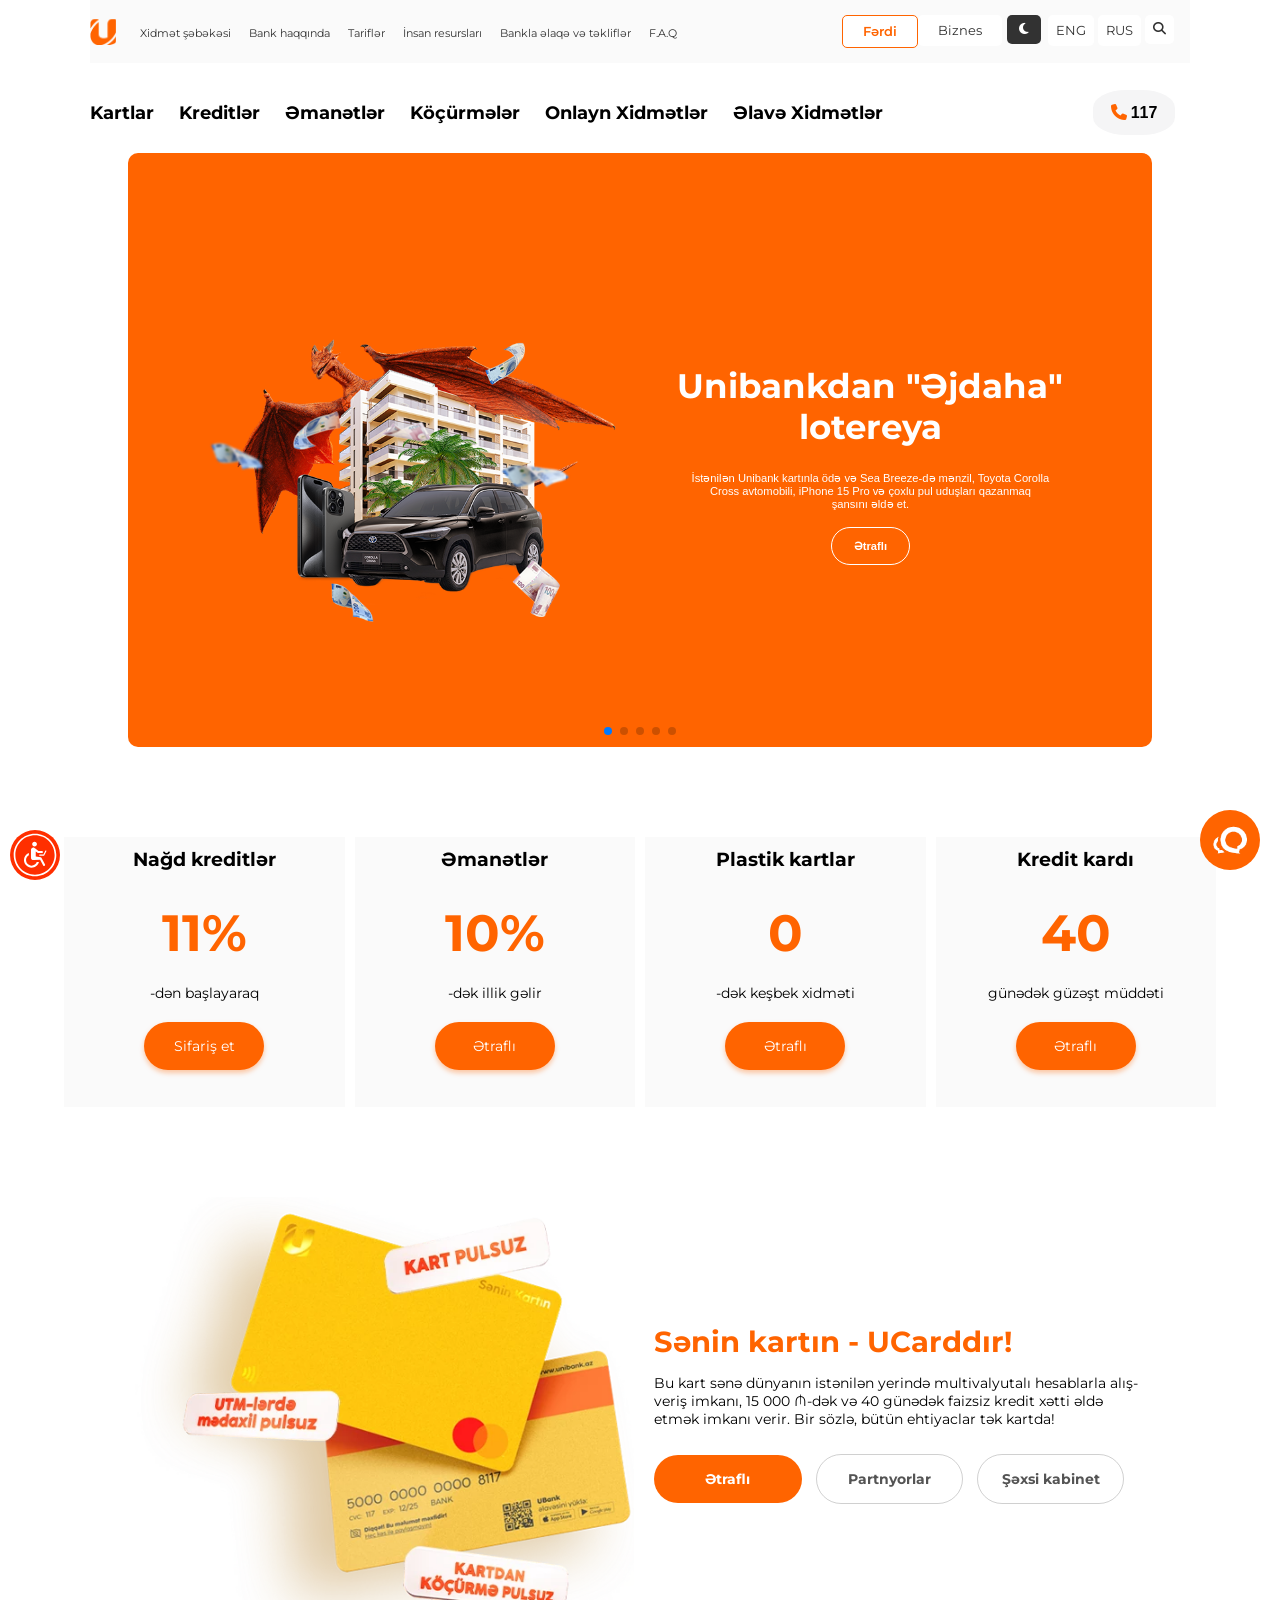
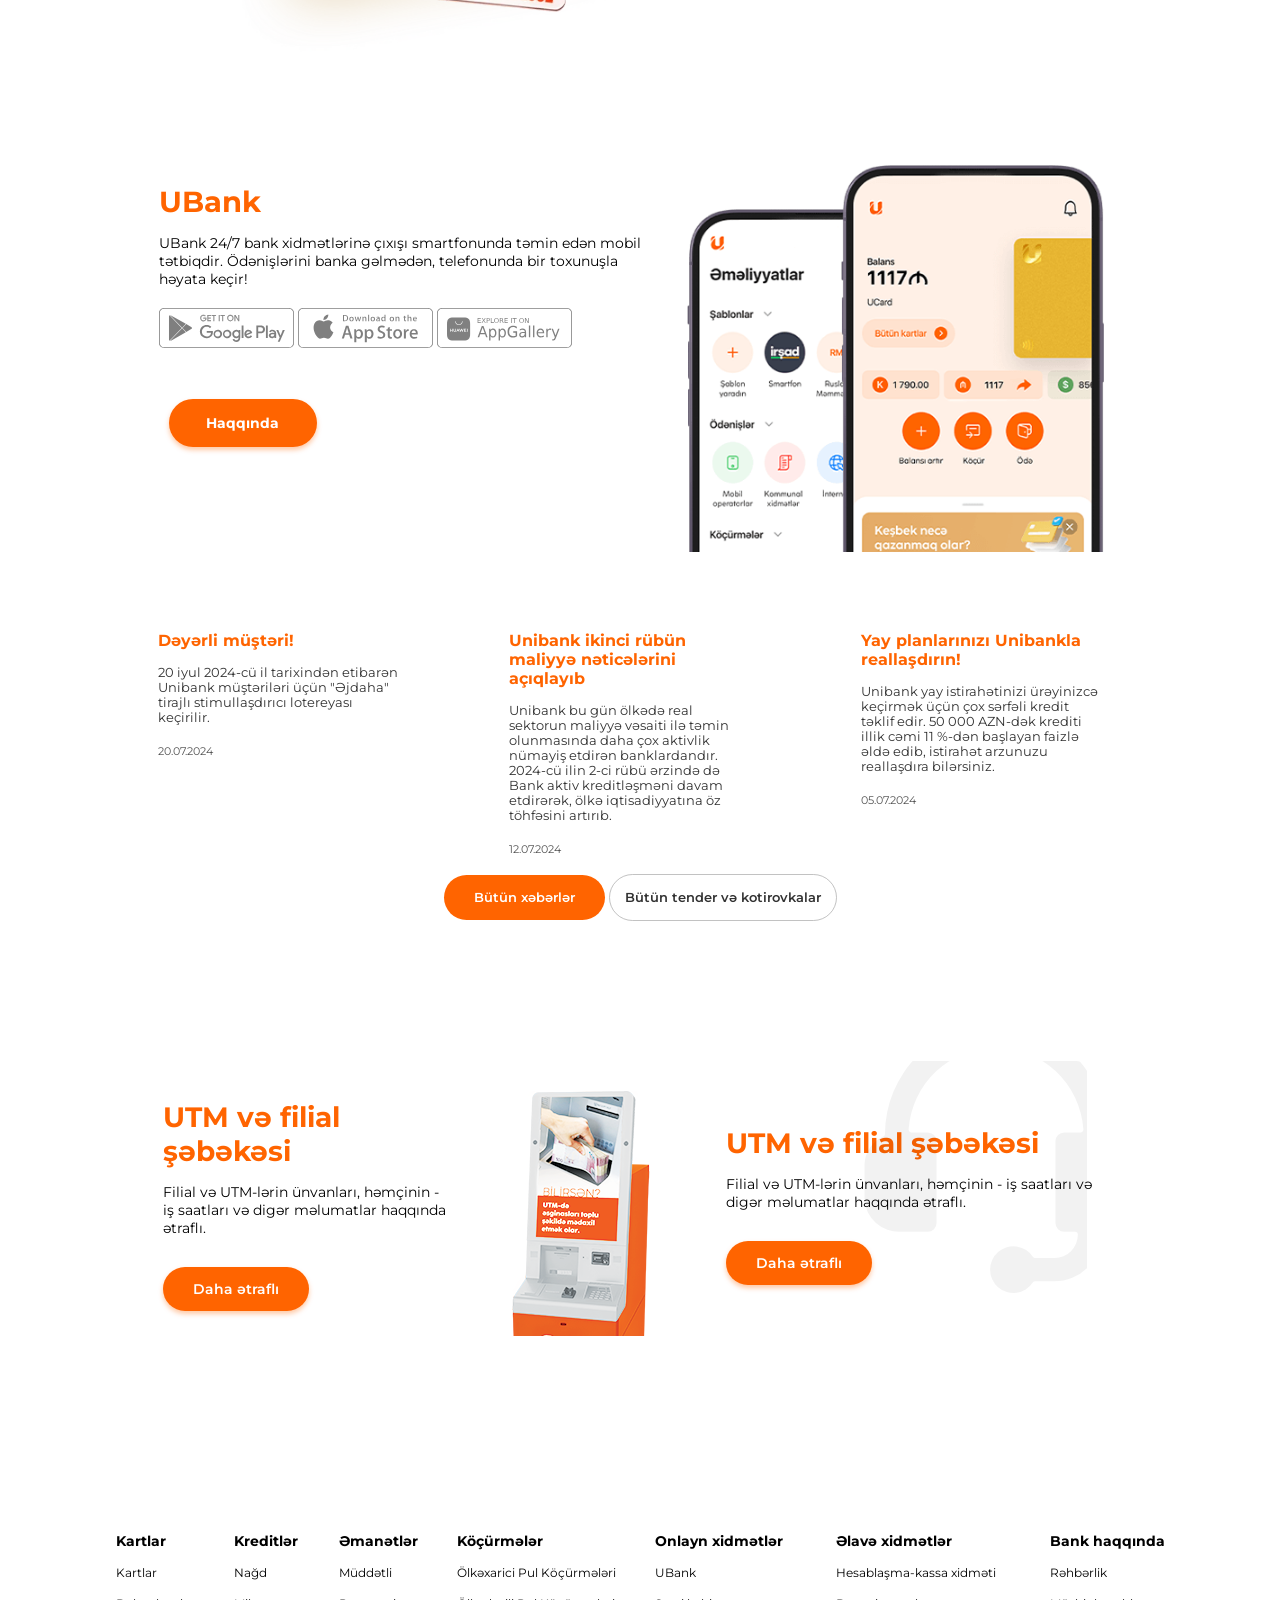
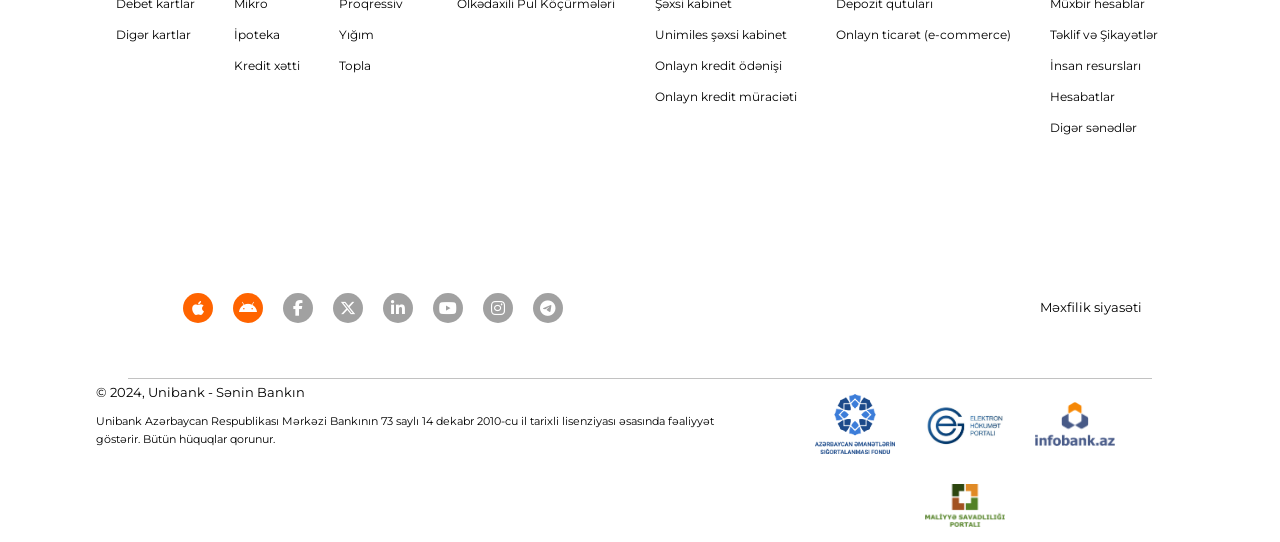
<file: index.htm>
<!DOCTYPE html>
<html lang="en">
<head>
    <meta charset="UTF-8" />
    <meta name="viewport" content="width=device-width, initial-scale=1.0" />
    <link rel="stylesheet" href="css/reset.css" />
    <link rel="stylesheet" href="https://cdnjs.cloudflare.com/ajax/libs/font-awesome/6.6.0/css/all.min.css" integrity="sha512-Kc323vGBEqzTmouAECnVceyQqyqdsSiqLQISBL29aUW4U/M7pSPA/gEUZQqv1cwx4OnYxTxve5UMg5GT6L4JJg==" crossorigin="anonymous" referrerpolicy="no-referrer" />
    <link rel="stylesheet" href="css/font.css" />
    <link rel="shortcut icon" href="/img/favicon-32x32.png" type="image/x-icon">
    <!-- Link Swiper's CSS -->
    <link rel="stylesheet" href="https://cdn.jsdelivr.net/npm/swiper@11/swiper-bundle.min.css" />
    <link rel="stylesheet" href="css/style.css" />
    <title>Unibank</title>
</head>
<body>
    <header>
        <nav>
            <div class="header-top">
                <div class="top-left">
                    <a href="" id="ferdi">Fərdi</a>
                    <a href="">Biznes</a>
                </div>
                <div class="top-right">
                    <select>
                        <option>AZ</option>
                        <option>En</option>
                        <option>Ru</option>
                    </select>
                    <i class="fa-solid fa-magnifying-glass"></i>
                </div>
            </div>
            <div class="header-main">
                <a class="fa-solid fa-bars burger" onclick="BurgerMenu()"></a>
                <i class="fa-solid fa-x fax" onclick="BurgerMenu()"></i>
                <div class="logo"></div>
                <div class="call">
                    <i class="fa-solid fa-phone"></i> <span id="tel">117</span>
                </div>
            </div>
            <div class="header-desktop">
                <div class="header-top-desktop">
                    <div class="logo"></div>
                    <ul id="menu">
                        <li><a href="#">Xidmət şəbəkəsi</a></li>
                        <li><a href="#">Bank haqqında</a></li>
                        <li><a href="#">Tariflər</a></li>
                        <li><a href="#">İnsan resursları</a></li>
                        <li><a href="#">Bankla əlaqə və təkliflər</a></li>
                        <li><a href="#">F.A.Q</a></li>
                    </ul>
                    <div class="desktop-right">
                        <ul id="addons">
                            <li><a href="#" class="active">Fərdi</a></li>
                            <li><a href="#" id="biznes">Biznes</a></li>
                            <li><a href="#" class="dark"><i class="fa-solid fa-moon"></i></a></li>
                            <li><a href="#" class="item">ENG</a></li>
                            <li><a href="#" class="item">RUS</a></li>
                            <li><a href="#" class="item"><i class="fa-solid fa-magnifying-glass"></i></a></li>
                        </ul>
                    </div>
                </div>
                <div class="header-main-desktop">
                    <ul id="main-menu">
                        <li><a href="">Kartlar</a></li>
                        <li><a href="">Kreditlər</a></li>
                        <li><a href="">Əmanətlər</a></li>
                        <li><a href="">Köçürmələr</a></li>
                        <li><a href="">Onlayn Xidmətlər</a></li>
                        <li><a href="">Əlavə Xidmətlər</a></li>
                    </ul>
                    <div class="call">
                        <i class="fa-solid fa-phone"></i> <span id="tel">117</span>
                    </div>
                </div>
            </div>
            <div class="burger-menu">
                <ul class="burger-list">
                    <li><a class="dark-li" href="#">Kartlar</a></li>
                    <li><a class="dark-li" href="#">Kreditlər</a></li>
                    <li><a class="dark-li" href="#">Əmanətlər</a></li>
                    <li><a class="dark-li" href="#">Köçürmələr</a></li>
                    <li><a class="dark-li" href="#">Onlayn xidmətlər</a></li>
                    <li><a class="dark-li" href="#">Əlavə xidmətlər</a></li>
                    <li><a class="light-li" href="#">Xidmət şəbəkəsi</a></li>
                    <li><a class="light-li" href="#">Bank haqqında</a></li>
                    <li><a class="light-li" href="#">Tariflər</a></li>
                    <li><a class="light-li" href="#">İnsan resursları</a></li>
                    <li><a  class="light-li" href="#">Bankla əlaqə və təkliflər</a></li>
                    <li><a class="light-li" href="#">F.A.Q</a></li>
                </ul>
                <ul class="list-2">
                    <li><a href="#" class="dark"><i class="fa-solid fa-moon"></i></a></li>
                    <li><a href="#" class="item"><i class="fa-solid fa-magnifying-glass"></i></a></li>
                    <li><a href="#" class="item">ENG</a></li>
                    <li><a href="#" class="item">RUS</a></li>
                </ul>
                <div class="static-buttons">
                    <div class="wheel"><img src="img/wheel_right_wh.svg" alt=""></div>
                    <div class="live"><img src="img/livechat-default-icon.png" alt=""></div>
                </div>
            </div>
        </nav>
                    <!-- Swiper -->
            <div class="swiper mySwiper sliderr">
                <div class="swiper-wrapper">
                    <div class="swiper-slide">
                        <div class="content">
                            <h2>Unibankdan "Əjdaha" lotereya</h2>
                            <p>İstənilən Unibank kartınla ödə və Sea Breeze-də mənzil, Toyota Corolla Cross avtomobili, iPhone 15 Pro və çoxlu pul uduşları qazanmaq şansını əldə et.</p>
                            <a href="#">Ətraflı</a>
                        </div>
                        <div class="slider-img bottom">
                            <img src="img/dragon.png" alt="">
                        </div>
                    </div>
                    <div class="swiper-slide">
                        <div class="content">
                            <h2>Sənin üçün həm azaltdıq, həm çoxaltdıq! </h2>
                            <p>Ehtiyacların üçün illik 11%-dən başlayan, 50 000 AZN-dək, 60 aya qədər nağd krediti elə indi əldə et! </p>
                            <a href="#">Sifariş et</a>
                        </div>
                        <div class="slider-img third bottom">
                            <img src="img/faiz11.png" alt="">
                        </div>
                    </div>
                    <div class="swiper-slide">
                        <div class="content">
                            <h2>AZAL-da 6 aya faizsiz böl!  </h2>
                            <p>UCard-la AZAL-ın azal.az saytında və ya mobil tətbiqində istədiyin istiqamətə bilet al, ödənişini UBank-da 6 ayadək faizsiz böl və hissə-hissə ödə.  </p>
                            <a href="#">Ətraflı</a>
                        </div>
                        <div class="slider-img bottom third">
                            <img src="img/ay6.png" alt="">
                        </div>
                    </div>
                    <div class="swiper-slide">
                        <div class="content">
                            <h2>Kredit limitini özün artır!  </h2>
                            <p>Bunun üçün sadəcə UBank mobil tətbiqində UCard-nı seç və bir neçə toxunuşda istədiyin limiti təyin et! </p>
                            <a href="#">Ətraflı</a>
                        </div>
                        <div class="slider-img third bottom">
                            <img src="img/limit.png" alt="">
                        </div>
                    </div>
                    <div class="swiper-slide">
                        <div class="content">
                            <h2> Arzuların üçün UBank-da topla! </h2>
                            <p> UBank mobil tətbiqində istənilən arzun üçün topla və illik 9% dək gəlir qazan!  </p>
                            <a href="#">Ətraflı</a>
                        </div>
                        <div class="slider-img bottom third">
                            <img src="img/topla.webp" alt="">
                        </div>
                    </div>
                </div>
                <div class="swiper-pagination"></div>
            </div>
            
    </header>
    <main>
        <div class="container">
            <div class="cards">
                <div class="card">
                    <h4>Nağd kreditlər</h4>
                    <h2>11%</h2>
                    <p>-dən başlayaraq</p>
                    <a href="">Sifariş et</a>
                </div>
                <div class="card">
                    <h4>Əmanətlər</h4>
                    <h2>10%</h2>
                    <p>-dək illik gəlir</p>
                    <a href="">Ətraflı</a>
                </div>
                <div class="card">
                    <h4>Plastik kartlar</h4>
                    <h2>0</h2>
                    <p>-dək keşbek xidməti </p>
                    <a href="">Ətraflı</a></div>
                <div class="card">
                    <h4>Kredit kardı</h4>
                    <h2>40</h2>
                    <p>günədək güzəşt müddəti</p>
                    <a href="">Ətraflı</a>
                </div>
            </div>
            <div class="gif-div">
                <div class="gif">
                    <img src="img/ucard.webp" alt="">
                </div>
                <div class="gif-content">
                    <h2>Sənin kartın - UCarddır!</h2>
                    <p>Bu kart sənə dünyanın istənilən yerində multivalyutalı hesablarla alış-veriş imkanı, 15 000 ₼-dək və 40 günədək faizsiz kredit xətti əldə etmək imkanı verir. Bir sözlə, bütün ehtiyaclar tək kartda!</p>
                    <a href="#" class="active-a gif-a">Ətraflı</a>
                    <a href="#" class="gif-a">Partnyorlar</a>
                    <a href="#" class="gif-a">Şəxsi kabinet</a>
                </div>
            </div>
            <div class="gif-div">
                <div class="gif-content">
                    <h2>UBank</h2>
                    <p>UBank 24/7 bank xidmətlərinə çıxışı smartfonunda təmin edən mobil tətbiqdir. Ödənişlərini banka gəlmədən, telefonunda bir toxunuşla həyata keçir!</p>
                    <div class="imgs">
                        <img src="img/playstore.svg" alt="">
                        <img src="img/appstore.svg" alt="">
                        <img src="img/app-gallery.svg" alt="">
                    </div>
                    <a href="#" class="active-a gif-a about">Haqqında</a>
                </div>
                <div class="gif2">
                    <img src="img/appbar2.png" alt="">
                </div>
            </div>
            <div class="articles">
                <div class="article">
                    <h4>Dəyərli müştəri!</h4>
                    <p>20 iyul 2024-cü il tarixindən etibarən Unibank müştəriləri üçün "Əjdaha" tirajlı stimullaşdırıcı lotereyası keçirilir. </p>
                    <span>20.07.2024 </span>
                </div>
                <div class="article">
                    <h4>Unibank ikinci rübün maliyyə nəticələrini açıqlayıb</h4>
                    <p>Unibank bu gün ölkədə real sektorun maliyyə vəsaiti ilə təmin olunmasında daha çox aktivlik nümayiş etdirən banklardandır. 2024-cü ilin 2-ci rübü ərzində də Bank aktiv kreditləşməni davam etdirərək, ölkə iqtisadiyyatına öz töhfəsini artırıb. </p>
                    <span>12.07.2024 </span>
                </div>
                <div class="article">
                    <h4>Yay planlarınızı Unibankla reallaşdırın!</h4>
                    <p>Unibank yay istirahətinizi ürəyinizcə keçirmək üçün çox sərfəli kredit təklif edir. 50 000 AZN-dək krediti illik cəmi 11 %-dən başlayan faizlə əldə edib, istirahət arzunuzu reallaşdıra bilərsiniz. </p>
                    <span>05.07.2024 </span>
                </div>
            </div>
            <div class="news">
                <div class="buttons">
                    <a href="#" class="button-news">Bütün xəbərlər</a>
                    <a href="#" class="button-news">Bütün tender və kotirovkalar</a>
                </div>
                <div class="news-div">
                    <div class="news-card n-c1">
                        <div class="news-content">
                            <h2>UTM və filial şəbəkəsi</h2>
                            <p>Filial və UTM-lərin ünvanları, həmçinin - iş saatları və digər məlumatlar haqqında ətraflı.</p>
                            <a href="#" class="news-btn">Daha ətraflı</a>
                        </div>
                        <div class="news-img">
                            <img src="img/Bitmap.png" alt="">
                        </div>
                    </div>
                    <div class="news-card n-c2">
                        <div class="news-content n-ct2">
                            <h2>UTM və filial şəbəkəsi</h2>
                            <p>Filial və UTM-lərin ünvanları, həmçinin - iş saatları və digər məlumatlar haqqında ətraflı.</p>
                            <a href="#" class="news-btn">Daha ətraflı</a>
                        </div>
                        <div class="news-img n-i2"><img src="img/callcenter.svg" alt=""></div>
                    </div>
                </div>
            </div>
        </div>
    </main>
    <footer>
        <div class="footer">
            <ul class="footer-menu">
                <h3>Kartlar</h3>
                <li><a href="#">Kartlar</a></li>
                <li><a href="#">Debet kartlar</a></li>
                <li><a href="#">Digər kartlar</a></li>
            </ul>
            <ul class="footer-menu">
                <h3>Kreditlər</h3>
                <li><a href="#">Nağd</a></li>
                <li><a href="#">Mikro</a></li>
                <li><a href="#">İpoteka</a></li>
                <li><a href="#">Kredit xətti</a></li>
            </ul>
            <ul class="footer-menu">
                <h3>Əmanətlər</h3>
                <li><a href="#">Müddətli</a></li>
                <li><a href="#">Proqressiv</a></li>
                <li><a href="#">Yığım</a></li>
                <li><a href="#">Topla</a></li>
            </ul>
            <ul class="footer-menu">
                <h3>Köçürmələr</h3>
                <li><a href="#">Ölkəxarici Pul Köçürmələri</a></li>
                <li><a href="#">Ölkədaxili Pul Köçürmələri</a></li>
            </ul>
            <ul class="footer-menu">
                <h3>Onlayn xidmətlər</h3>
                <li><a href="#">UBank</a></li>
                <li><a href="#">Şəxsi kabinet</a></li>
                <li><a href="#">Unimiles şəxsi kabinet</a></li>
                <li><a href="#">Onlayn kredit ödənişi</a></li>
                <li><a href="#">Onlayn kredit müraciəti</a></li>
            </ul>
            <ul class="footer-menu">
                <h3>Əlavə xidmətlər</h3>
                <li><a href="#">Hesablaşma-kassa xidməti</a></li>
                <li><a href="#">Depozit qutuları</a></li>
                <li><a href="#">Onlayn ticarət (e-commerce)</a></li>
            </ul>
            <ul class="footer-menu">
                <h3>Bank haqqında</h3>
                <li><a href="#">Rəhbərlik</a></li>
                <li><a href="#">Müxbir hesablar</a></li>
                <li><a href="#">Təklif və Şikayətlər</a></li>
                <li><a href="#">İnsan resursları</a></li>
                <li><a href="#">Hesabatlar</a></li>
                <li><a href="#">Digər sənədlər</a></li>
            </ul>
        </div>
            <div class="footer-bar">
                <div class="icons">
                    <a href="#"><i class="fa-brands active-icon fa-apple"></i></a>
                    <a href="#"><i class="fa-brands active-icon fa-android"></i></a>
                    <a href="#"><i class="fa-brands fa-facebook-f"></i></a>
                    <a href="#"><i class="fa-brands fa-x-twitter"></i></a>
                    <a href="#"><i class="fa-brands fa-linkedin-in"></i></a>
                    <a href="#"><i class="fa-brands fa-youtube"></i></a>
                    <a href="#"><i class="fa-brands fa-instagram"></i></a>
                    <a href="#"><i class="fa-brands fa-telegram"></i></a>
                </div>
                <a href="#" id="privacy">Məxfilik siyasəti</a>
            </div>
        <div class="footer-bottom">
            <div class="company-img">
                <img src="img/adif.png" alt="">
                <img src="img/Elektron-hokumet-1.jpg" alt="">
                <img src="img/infobank.png" alt="">
                <img src="img/msp.png" alt="">
            </div>
            <div class="footer-content">
                <p id="copyright">© 2024, Unibank - Sənin Bankın</p>
                <p>Unibank Azərbaycan Respublikası Mərkəzi Bankının 73 saylı 14 dekabr 2010-cu il tarixli lisenziyası əsasında fəaliyyət göstərir.
                    Bütün hüquqlar qorunur.</p>
            </div>
        </div>
        <div class="static-buttons">
            <div class="wheel"><img src="img/wheel_right_wh.svg" alt=""></div>
            <div class="live"><img src="img/livechat-default-icon.png" alt=""></div>
        </div>
    </footer>



    <script src="js/script.js"></script>
    <!-- Swiper JS -->
    <script src="https://cdn.jsdelivr.net/npm/swiper@11/swiper-bundle.min.js"></script>
    <!-- Initialize Swiper -->
    <script>
    var swiper = new Swiper(".mySwiper", {
      spaceBetween: 30,
      centeredSlides: true,
      autoplay: {
        delay: 5000,
        disableOnInteraction: false,
      },
      pagination: {
        el: ".swiper-pagination",
        clickable: true,
      },
      navigation: {
        nextEl: ".swiper-button-next",
        prevEl: ".swiper-button-prev",
      },
    })
    </script>
</body>
</html>
</file>
<file: css/font.css>
@import url('https://fonts.googleapis.com/css2?family=Montserrat:ital,wght@0,100..900;1,100..900&display=swap');
</file>
<file: css/style.css>
:root {
    --orange : #FF6400;
}
.header-top { 
    display: flex;
    justify-content: space-between;
    align-items: center;
    background: #fafafa;
}
body {
    font-family: "Montserrat", sans-serif;
    position: relative;
}
.top-left a { 
    font-size: .75em; 
    color: #000; 
    display: inline-block;
}
#ferdi {
    font-family: "Montserrat", sans-serif;
    font-weight: bold;
    border-top: 3px solid var(--orange);
}
.header-top div > * {
    padding: 15px;
}
select { 
    padding: 0 !important;
    border: none;
}
.logo { 
    background: url("../img/logo.png") center/cover;
    width: 26px; 
    height: 26px;
}
#tel { 
    font-family: Arial, Helvetica, sans-serif; 
    font-weight: 700;
}
.header-main { 
    display: flex; 
    justify-content: space-between; 
    align-items: center; 
    margin: 3vh 0;
}
.header-main > * { padding: 15px;}
.fa-bars, .fa-x { 
    padding: 15px; 
    border-radius: 50%; 
    background: #f5f5f6; 
    margin-left: 15px;
}
.fa-phone { color: var(--orange);}
.call {
    padding: 13px 18px; 
    border-radius: 40%; 
    background: #f5f5f6; 
    margin-right: 15px;
}
.swiper {
  max-width: 93%;
  overflow: hidden;
  border-radius: 10px;
  height: 68vh;
  font-family: Arial, Helvetica, sans-serif;
}
.content { max-width: 80%; }
.content h2 { 
    color: #fff; 
    font-size: 1.3em;
}
.content p { 
    color: #fff; 
    font-size: .7em; 
    margin: 25px;
}
.content a { 
    color: #fff; 
    font-size: .7em; 
    padding: 12px 22px; 
    border: 1px solid #fff; 
    font-weight: 600; 
    border-radius: 20px;
}
.swiper-slide {
    margin-top: 2vh;
    border-radius: 10px;
    text-align: center;
    position: relative !important;
    background: var(--orange);
    display: flex;
    justify-content: center;
    align-items: center;
    flex-direction: column;
}

.slider-img { 
    width: 320px; 
    margin-top: 5vh;
}
.third { width: 250px !important;}
.slider-img img { 
    width: 100%; 
    object-fit: cover;
}
.bottom { 
    position: absolute; 
    bottom: 0;
}
.content { 
    position: absolute; 
    top: 5vh;
}
.burger-menu { display: none; background: #fafafa; width: 100%; text-align: center; height: 83vh;}
.dark-li { font-size: 1.25em; margin: 8px 0; display: inline-block; color: #000; font-weight: 600;}
.light-li { font-size: .9em; margin: 11px 0; display: inline-block; color: #00000066; }
.fax { display: none;}
.header-desktop { display: none;}
.container { 
    width: 90vw; 
    margin: auto;
}
.cards { 
    margin: 10vh 0; 
    display: flex; 
    flex-wrap: wrap; 
    gap: 10px;
}
.card { 
    width: 45%; 
    background: #fafafa; 
    margin: auto; 
    height: 30vh; 
    text-align: center;
}
.card h4 { 
    font-size: .9em; 
    padding: 10px;
}
.card h2 { 
    margin: 20px 0; 
    color: var(--orange); 
    font-size: 2em;
}
.card p { font-size: .7em;}
.card a { 
    font-size: .8em; 
    width: 100px; 
    padding: 12px; 
    background: var(--orange); 
    color: #fff; 
    border-radius: 40px; 
    box-shadow: 0 3px 5px #ff66005a;
    margin-top: 20px; 
    display: inline-block;
}
.gif img , .gif2 img { width: 100%;}
.gif-div { width: 80vw; margin: 5vh auto; display: flex; justify-content: center; align-items: center; flex-direction: column;}
.gif-content h2 {
    color: var(--orange);
    font-size: 1.3em;
    margin-bottom: 15px;
    font-weight: 700;
}
.gif-content p {
    font-size: .9em;
}
.gif-a {  padding: 15px 8px; border: 1px solid #84848461; color: #545454; display: inline-block; width: 47%; border-radius: 30px; text-align: center; font-size: .9em; font-weight: 700;}
.active-a { background: var(--orange); border: none; width: 100%; margin: 3vh 0; color: #fff;}
.gif-a:last-child { margin-left: 2%;}
.imgs { margin: 20px 0;}
.about { padding: 15px 30px; width: initial; box-shadow: 0 3px 5px #ff66005a;}
.articles { width: 80vw; margin: 8vh auto; display: flex; flex-direction: column; gap: 70px;}
.article h4 {
    color: var(--orange);
}
.article p { 
    color: #323232;
    font-size: .8em;
    margin: 15px 0;
}
.article span {
    color: #545454;
    font-size: .7em;
}
.buttons { text-align: center;}
.button-news { border-radius: 30px; font-size: .8em; font-weight: 600; margin: 5px 0;}
.button-news:last-child{ border: 1px solid #a1a1a1a5; padding: 15px; color: #323232;}
.button-news:first-child { background: var(--orange); color: #fff; padding: 15px 30px;}
.news-img { display: none;}
.news-content h2 { font-size: 1.25em; color: var(--orange);}
.news-content p { font-size: .8em; margin: 15px 0;}
.news-div { margin: 10vh auto;}
.news-card { width: 60%; margin: 10vh auto;}
.footer { display: none;}
.active-icon { background: var(--orange) !important;}
.icons .fa-brands { width: 30px; height: 30px; color: #fff; border-radius: 50%; background: #a1a1a1; display: flex; align-items: center; justify-content: center; margin: 10px;}
.icons { display: inline-flex; flex-wrap: wrap;}
#privacy { font-size: .8em; color: #000; position: absolute; right: 10px;}
.footer-bar { width: 90%; margin: auto; display: flex; align-items: center; justify-content: center; position: relative; padding: 5vh; border-bottom: 1px solid #a1a1a1a5;}
.company-img { display: flex; flex-wrap: wrap; justify-content: center; align-items: center;}
.company-img img { width: 80px; margin: 15px;}
.footer-bottom { margin: 5vh 0; width: 85%; margin: auto;}
#copyright {font-size: .8em;}
.footer-content p:last-child {
    font-size: .7em;
}
.footer-content { text-align: center;}
.footer-content p { padding: 5px 0; line-height: 18px;}
.wheel { width: 50px; height: 50px; border-radius: 50%; background: #ff2f00; position: absolute; left: 10px; bottom: 20px; position: fixed;}
.wheel img { width: 100%;}
.live { width: 60px; height: 60px; border-radius: 50%; background: var(--orange); display: flex; justify-content: center; align-items: center; position: absolute; right: 20px; bottom: 30px; position: fixed;}
.live img { width: 80%; }
.news-btn { padding: 13px 30px; background: var(--orange); border-radius: 30px; margin: 15px 0; display: inline-block; color: #fff; font-size: .9em; font-weight: 600; box-shadow: 0 3px 5px #ff66005a;}
.news-content h2 { font-size: 1.25em;}
.news-content p { font-size: .8em;}
.dark {  background: #323232;  padding: 8px 15px;
    border-radius: 5px;
    margin: 0 5px; color: #fff;
}
.item {
    padding: 8px;
    border-radius: 5px;
    margin: 0 4px; background: #fff; color: #000;
}
.list-2 { display: inline-flex; margin: 18px 0;}
@media only screen and (min-width: 993px) {
    .header-desktop { display: block;}
    .header-top , .header-main {
        display: none;
    }
    .header-top-desktop {
        display: flex;
        height: 7vh;
        position: relative;
        margin-bottom: 3vh;
        align-items: center;
        background: #fafafa;
    }
    .desktop-right { position: absolute; right: 14px;}
    #menu , #addons { display: flex;}
    #menu li a, #addons li a {color: #323232;}
    .header-desktop {
        max-width: 97%;
        margin: auto;
    }
    #addons li {
        font-size: .8em; 
        border-radius: 5px ;
    }
    #addons li a { display: inline-flex;}  
    .active { 
        color: var(--orange) !important;
        padding: 8px 20px;
        background: #fff;
        border-radius: 5px;
        border: 1px solid var(--orange);
        font-weight: 600;
    }
    .logo { margin-right: 15px;}
    .fa-moon { color: #fff;}
    #biznes { padding: 8px 20px; background: #fff; border-radius: 5px;}
    .item {
        padding: 8px;
        border-radius: 5px;
        margin: 0 2px; background: #fff;
    }
    .dark {  background: #323232;  padding: 8px 12px;
        border-radius: 5px;
        margin: 0 5px;
    }
    #menu li a {
        font-size: .7em;
    }
    #menu li { margin: 0 9px;}
    .header-main-desktop {
        display: flex;
        align-items: center;
        justify-content: space-between;
    }
    #main-menu {
        display: flex;
        gap: 25px;
    }
    #main-menu li a { color: #000; font-weight: 700; font-size: 1.1em;}
    .swiper-slide { flex-direction: row-reverse !important; position: initial;} 
    .content { position: initial;}
    .bottom { position: initial;}
    .slider-img { width: 45%;}
    .slider-img img { width: 100%;}
    .content { width: 40%;}
    .third {  width: 40% !important;}
    .content h2 { font-size: 2.1em;  font-family: "Montserrat", sans-serif;}
    .cards { flex-wrap: nowrap;}
    .container { width: 90vw;}
    .card h4 { font-size: 1.2em;}
    .card h2 { font-size: 3.2em;}
    .card p { font-size: .9em;}
    .card a { font-size: .9em; width: 120px; padding: 15px;}
    .card {  width: 90%;}
    .gif-div { flex-direction: row; gap:20px; width: 80vw;}
    .gif { width: 48%;}
    .gif-content { width: 48%;}
    .gif-content h2 { font-size: 1.8em;}
    .gif-a { width: 33%;}
    .active-a {margin-right: 2%;}
    .gif-a:last-child { width: 40%;}
    .articles { flex-direction: row; width: 90vw; gap: 30px; margin: auto;}
    .article:hover { background: var(--orange); }
    .article:hover > * { color: #fff;}
    .article { width: 35%; padding: 30px 50px 30px 30px; border-radius: 10px; transition: .5s;}
    .footer {width: 97%;  display: flex; justify-content: space-around; align-self: center;  width: 100%; margin: 10vh auto;}
    .footer-menu h3 {
        font-size: .9em;
    }
    .footer-menu li a { color: #000; font-size: .75em;}
    .footer-menu > * {margin: 12px 0;}
    .footer-bar { justify-content: space-between; width: 80%; margin: auto;}
    .footer-bottom { display: flex; flex-direction: row-reverse;}
    .footer-content { text-align: initial; width: 60%;}
    .news-img { display: initial;}
    .news-div { display: flex; flex-direction: row; justify-content: center; align-items: center;}
    .news-card { display: flex; justify-content: center; align-items: center; gap: 20px;}
    .news { width: 85%; margin: auto;}
    .n-c2 { position: relative; width: 40%;}
    .n-i2 { position: absolute; right: 30px;}
    .n-c1 { width: 55%;}
    .news-content h2 { font-size: 1.75em;}
    .news-content p { font-size: .9em;}
}
@media only screen and (min-width: 1184px) {
    .header-desktop {
        max-width: 86%;
        margin: auto;
    }
    .swiper { width: 80vw;}
    .gif-a:last-child { width: 30%;}
    .gif-a { width: 30%;}
    .articles { width: 80vw;}
    .footer {  width: 85%; margin: 10vh auto;}
}
/* mini mobile */
@media only screen and (max-width: 344px) {
    .third { width: 200px !important;}
    .card {width: 55%;}
    .gif-a { font-size: .7em; padding: 15px 0;}
}
@media only screen and (max-width: 671px) {
    #privacy { position: initial;}
    .footer-bar {flex-direction: column;}
}

@media only screen and (min-width: 590px) {
    .gif { width: 500px}
    .gif2 { width: 450px;}
}
@media only screen and (max-width: 430px) {
    .buttons { display: flex; flex-direction: column; justify-content: center; align-items: center;}
    
    
}
</file>
